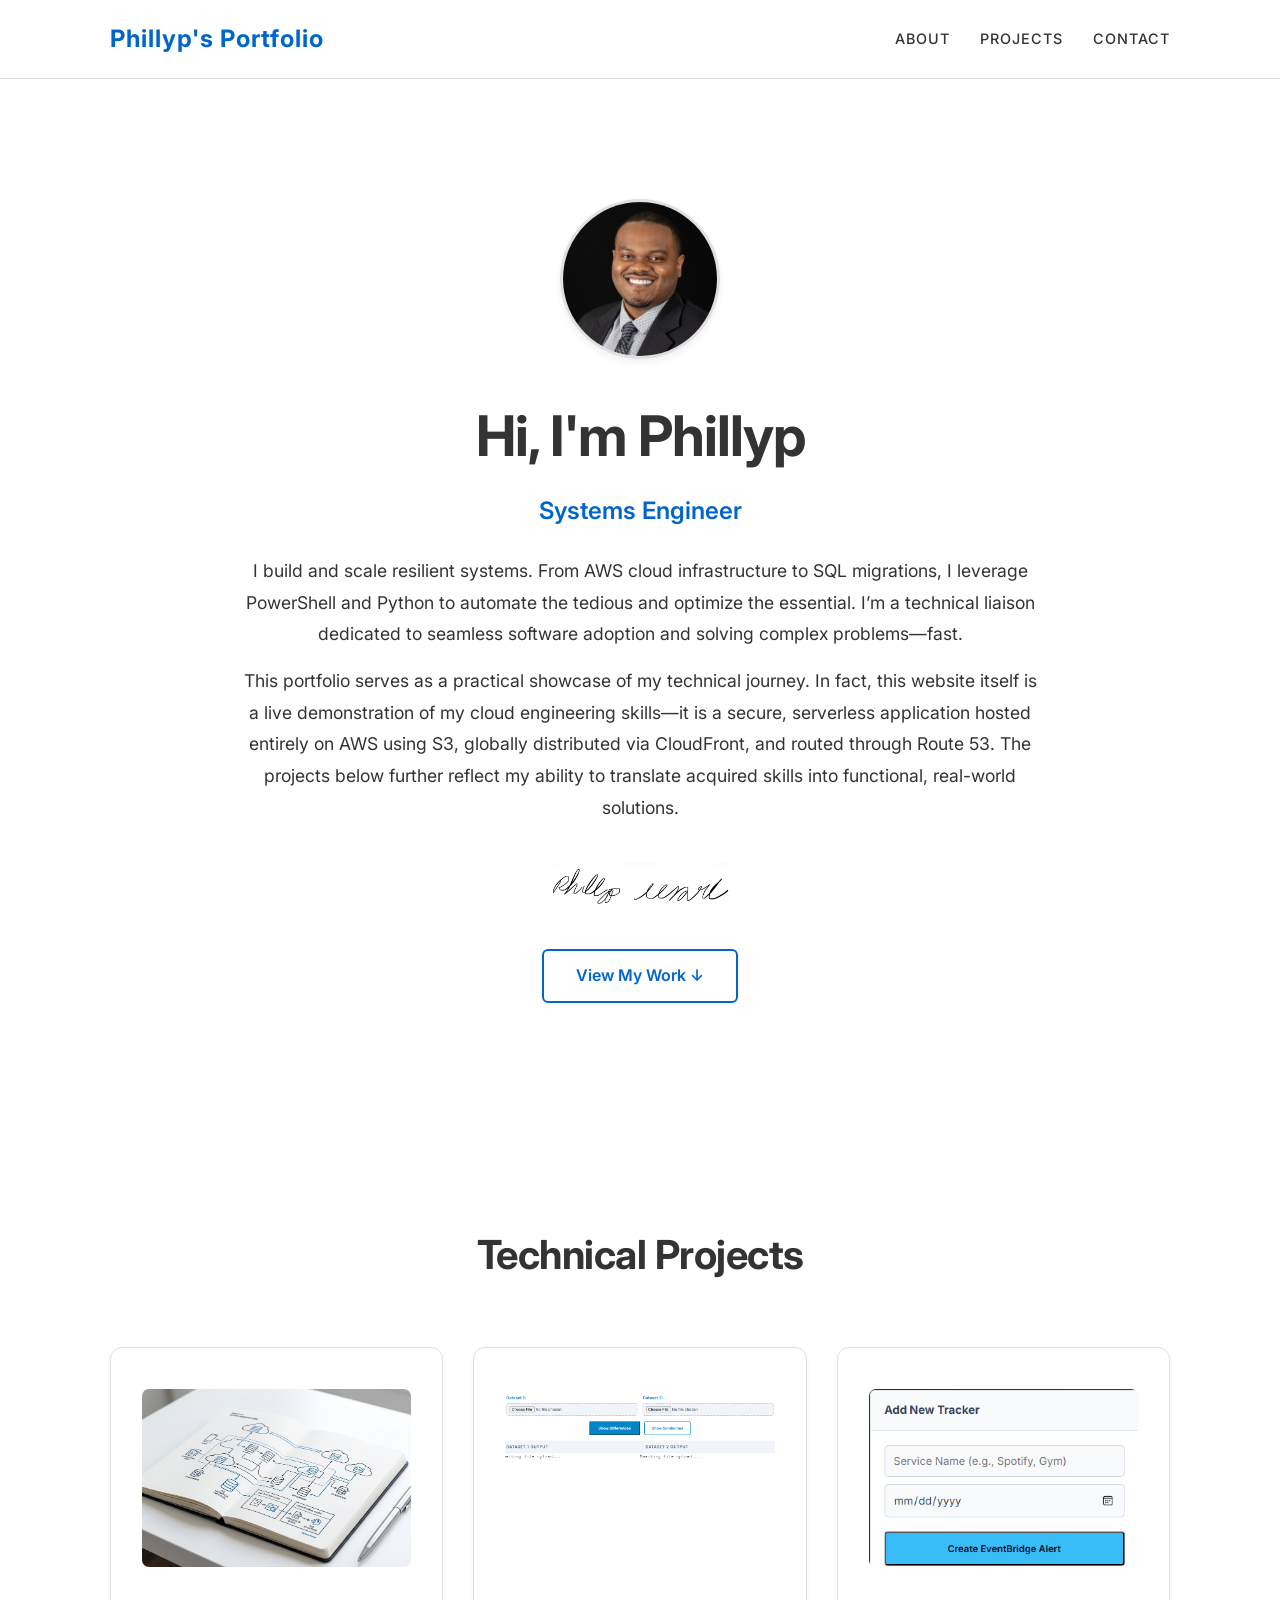
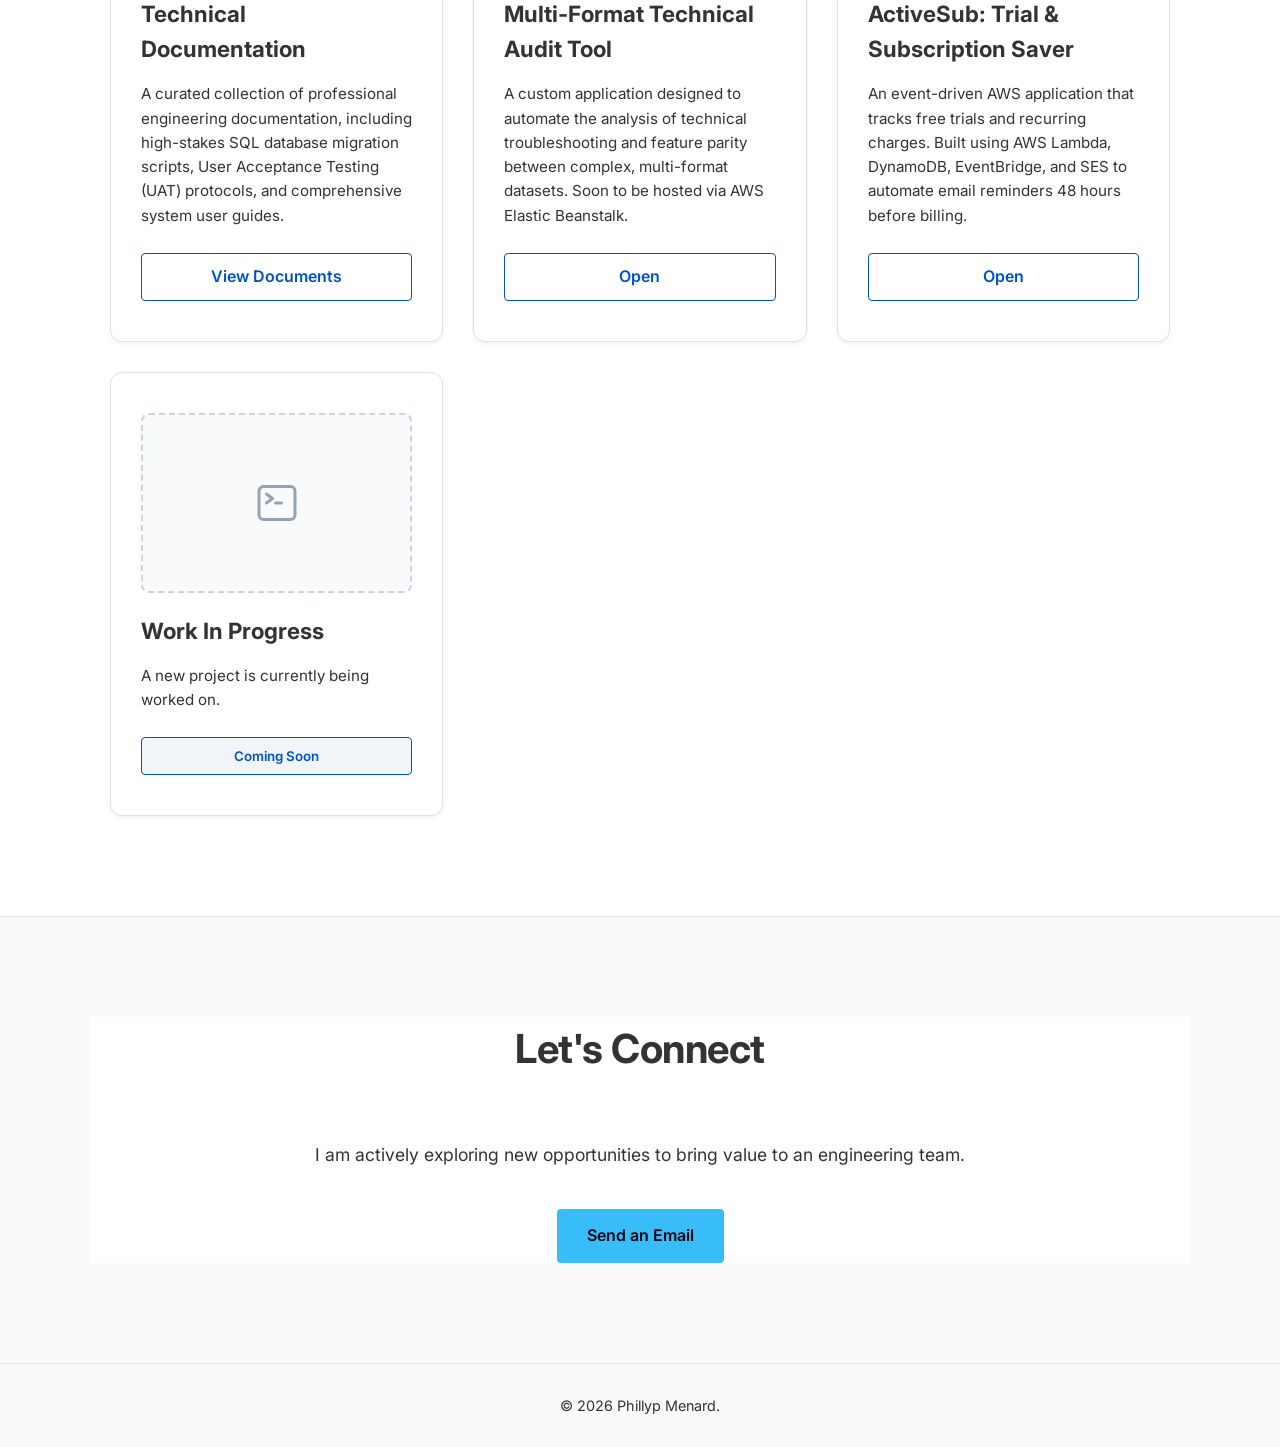
<file: index.html>
<!DOCTYPE html>
<html lang="en">
<head>
    <meta charset="UTF-8">
    <meta name="viewport" content="width=device-width, initial-scale=1.0">
    <title>Phillyp's Portfolio</title>
    <link rel="stylesheet" href="styles.css">
    <link href="https://fonts.googleapis.com/css2?family=Inter:wght@300;400;600;700&display=swap" rel="stylesheet">
</head>
<body>
    <nav>
        <div class="nav-content">
            <span class="logo">Phillyp's Portfolio</span>
            <ul class="nav-links">
                <li><a href="#about">About</a></li>
                <li><a href="#projects">Projects</a></li>
                <li><a href="#contact">Contact</a></li>
            </ul>
        </div>
    </nav>

    <header id="about">
        <div class="container">
            <img src="profile.jpg" alt="Phillyp - Systems Engineer" class="profile-img">
            <h1>Hi, I'm Phillyp</h1>
            <h2>Systems Engineer</h2>
            
            <p class="summary-text" style="margin-bottom: 15px;">
                I build and scale resilient systems. From AWS cloud infrastructure to SQL migrations, I leverage PowerShell and Python to automate the tedious and optimize the essential. I’m a technical liaison dedicated to seamless software adoption and solving complex problems—fast.
            </p>

            <p class="summary-text">
                This portfolio serves as a practical showcase of my technical journey. In fact, this website itself is a live demonstration of my cloud engineering skills—it is a secure, serverless application hosted entirely on AWS using S3, globally distributed via CloudFront, and routed through Route 53. The projects below further reflect my ability to translate acquired skills into functional, real-world solutions.
            </p>
            
            <img src="signature.jpg" alt="Phillyp Menard Signature" class="document-signature">

           <div style="margin-top: 45px; margin-bottom: 20px;">
                <a href="#projects" class="btn-outline">View My Work &darr;</a>
            </div>

        </div>
    </header>

    <section id="projects">
        <div class="container">
            <h2 class="section-title">Technical Projects</h2>
            <div class="project-grid">
                
                <div class="project-card">
                    <img src="docs-preview.jpg" alt="Technical Documentation Preview" class="project-img">
                    <h3>Technical Documentation</h3>
                    <p>A curated collection of professional engineering documentation, including high-stakes SQL database migration scripts, User Acceptance Testing (UAT) protocols, and comprehensive system user guides.</p>
                    <a href="documents.html" class="demo-btn" style="display: block; text-align: center; text-decoration: none;">View Documents</a>
                </div>
                
                <div class="project-card">
                    <img src="audit-tool-preview.png" alt="Audit Tool Preview" class="project-img">
                    <h3>Multi-Format Technical Audit Tool</h3>
                    <p>A custom application designed to automate the analysis of technical troubleshooting and feature parity between complex, multi-format datasets. Soon to be hosted via AWS Elastic Beanstalk.</p>
                    <a href="audit-tool.html" class="demo-btn" style="display: block; text-align: center; text-decoration: none;">Open</a>
                </div>

                <div class="project-card">
                    <img src="activesub-thumb.png" alt="ActiveSub Interface" class="project-img">
                    <h3>ActiveSub: Trial & Subscription Saver</h3>
                    <p>An event-driven AWS application that tracks free trials and recurring charges. Built using AWS Lambda, DynamoDB, EventBridge, and SES to automate email reminders 48 hours before billing.</p>
                    <a href="sub-saver.html" class="demo-btn" style="display: block; text-align: center; text-decoration: none;">Open</a>
                </div>

                <div class="project-card">
                    <div style="background-color: #f8fafc; border: 2px dashed #cbd5e1; height: 180px; border-radius: 8px; margin-bottom: 20px; display: flex; justify-content: center; align-items: center; color: #94a3b8;">
                        <svg width="48" height="48" fill="none" stroke="currentColor" stroke-width="1.5" viewBox="0 0 24 24" xmlns="http://www.w3.org/2000/svg">
                            <path stroke-linecap="round" stroke-linejoin="round" d="M6.75 7.5l3 2.25-3 2.25m4.5 0h3m-9 8.25h13.5A2.25 2.25 0 0021 18V6a2.25 2.25 0 00-2.25-2.25H5.25A2.25 2.25 0 003 6v12a2.25 2.25 0 002.25 2.25z"></path>
                        </svg>
                    </div>
                    
                    <h3>Work In Progress</h3>
                    <p>A new project is currently being worked on.</p>
                    
                    <button class="demo-btn" style="display: block; width: 100%; text-align: center; background-color: #f1f5f9; color: #94a3b8; border: 1px solid #e2e8f0; cursor: not-allowed; padding: 10px 0; border-radius: 4px; font-weight: 600;" disabled>Coming Soon</button>
                </div>

            </div>
        </div>
    </section>

    <section id="contact">
        <div class="container">
            <h2 class="section-title">Let's Connect</h2>
            <p>I am actively exploring new opportunities to bring value to an engineering team.</p>
            <a href="mailto:phillypm51@gmail.com" class="btn">Send an Email</a>
        </div>
    </section>

    <footer>
        <p>&copy; 2026 Phillyp Menard.</p>
    </footer>
</body>
</html>
</file>
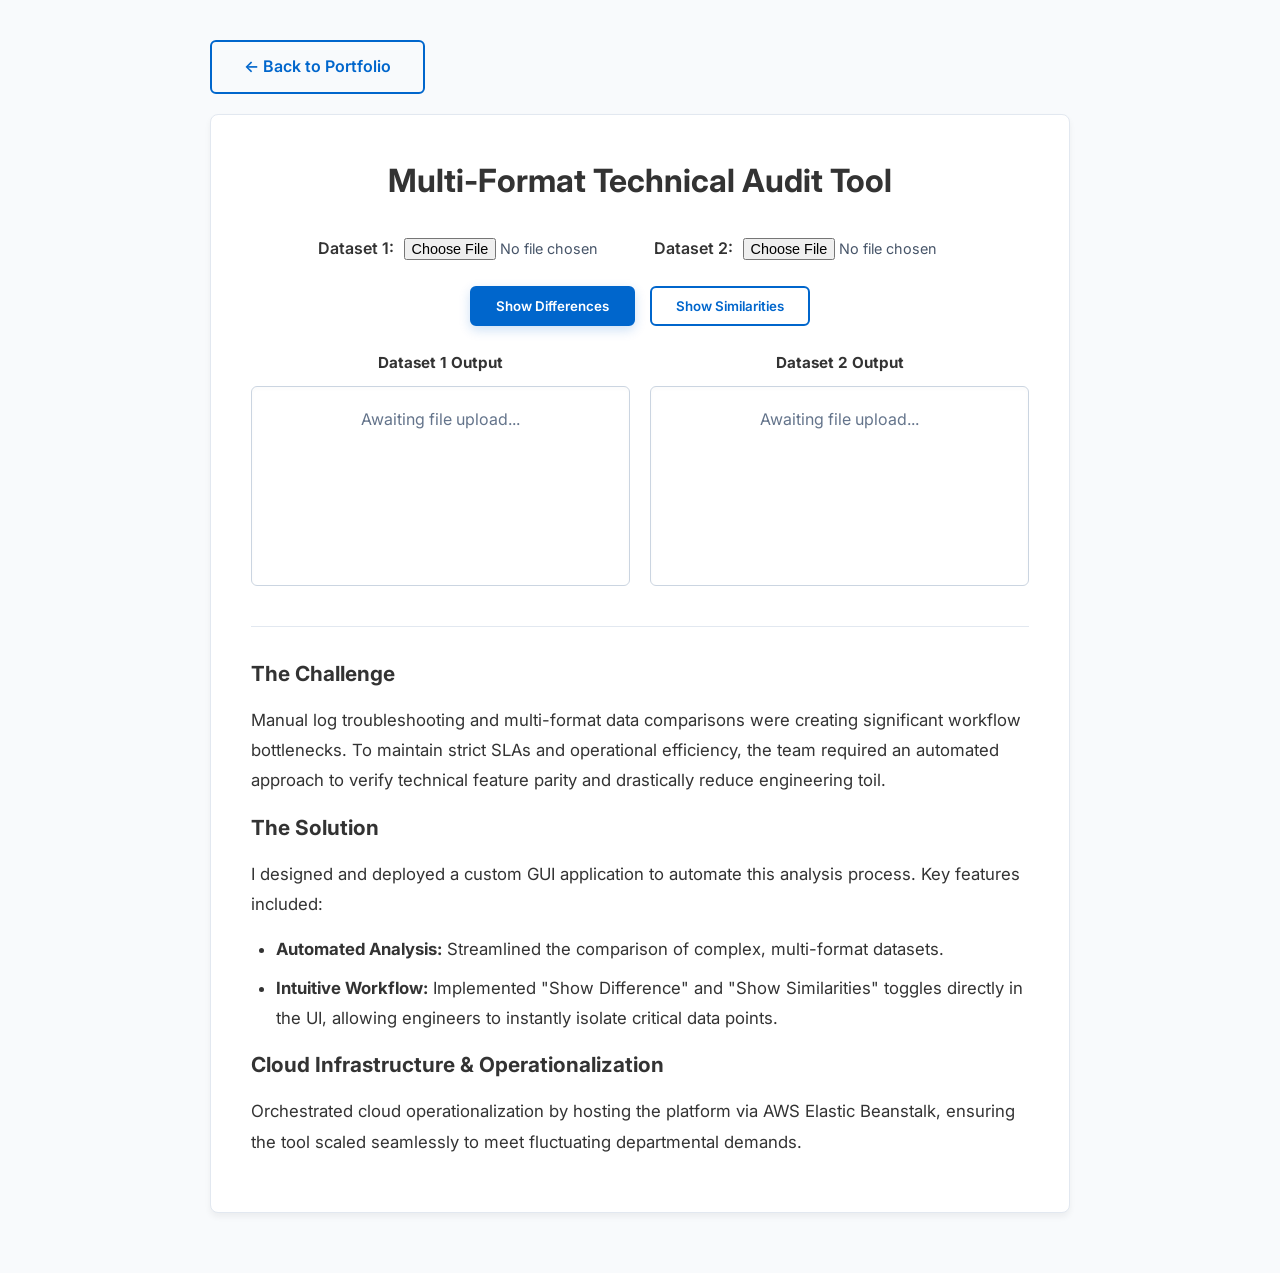
<file: audit-tool.html>
<!DOCTYPE html>
<html lang="en">
<head>
    <meta charset="UTF-8">
    <meta name="viewport" content="width=device-width, initial-scale=1.0">
    <title>Multi-Format Audit Tool | Phillyp's Portfolio</title>
    <link rel="stylesheet" href="styles.css">
    
    <style>
        /* ========================================= */
        /* ISOLATED AUDIT TOOL STYLES                */
        /* ========================================= */
        body {
            background-color: #f8fafc !important; 
        }

        .back-nav {
            max-width: 900px;
            margin: 40px auto 20px auto;
            padding: 0 20px;
        }

        .tool-wrapper {
            max-width: 900px;
            margin: 0 auto 60px auto;
            padding: 0 20px;
        }

        .tool-container {
            background: #ffffff;
            border: 1px solid #e2e8f0;
            border-radius: 8px;
            padding: 40px;
            box-shadow: 0 4px 6px rgba(0,0,0,0.05);
        }

        .tool-header {
            font-size: 2rem;
            color: #1a1a1a;
            margin-bottom: 30px;
            font-family: 'Aptos Display', 'Inter', sans-serif;
            font-weight: 700;
            text-align: center;
        }

        .datasets-wrapper {
            display: flex;
            flex-direction: row; 
            justify-content: center; 
            gap: 30px; 
            margin-bottom: 25px;
            flex-wrap: nowrap; 
        }

        .file-input-group {
            display: flex;
            align-items: center;
            gap: 10px;
            white-space: nowrap; 
        }

        .file-input-group label {
            font-weight: 600;
            color: #333333;
        }

        input[type="file"] {
            font-family: 'Inter', sans-serif;
            font-size: 0.9rem;
            color: #475569;
            cursor: pointer; 
            max-width: 220px; 
        }

        .controls {
            margin: 25px 0;
            display: flex;
            justify-content: center; 
            gap: 15px;
        }

        .toggle-btn {
            padding: 10px 24px;
            border-radius: 6px;
            font-weight: 600;
            cursor: pointer;
            border: 2px solid #0066cc;
            transition: all 0.2s ease;
            font-family: 'Inter', sans-serif;
        }

        .toggle-btn.active {
            background: #0066cc;
            color: #ffffff;
            box-shadow: 0 4px 12px rgba(0, 102, 204, 0.2);
        }

        .toggle-btn.inactive {
            background: transparent;
            color: #0066cc;
        }

        .toggle-btn.inactive:hover {
            background: #f0f7ff;
        }

        /* ========================================= */
        /* NOTEPAD++ EDITOR & HIGHLIGHT STYLES       */
        /* ========================================= */
        .output-grid {
            display: grid;
            grid-template-columns: 1fr 1fr;
            gap: 20px;
            margin-bottom: 40px;
        }

        .output-col h4 {
            color: #333333;
            margin-bottom: 10px;
            font-size: 0.95rem;
            text-align: center;
        }

        .output-box {
            display: flex;
            flex-direction: column;
            background: #ffffff;
            border: 1px solid #cbd5e1;
            border-radius: 6px;
            min-height: 200px;
            overflow: hidden; 
            box-shadow: inset 0 2px 4px rgba(0,0,0,0.02);
        }

        .file-meta {
            background: #f1f5f9;
            border-bottom: 1px solid #cbd5e1;
            padding: 8px 15px;
            font-family: 'Inter', sans-serif;
            font-size: 0.85rem;
            color: #333333;
            display: flex;
            justify-content: space-between;
        }

        .editor-window {
            flex: 1;
            overflow: auto; 
            max-height: 400px;
            background: #ffffff;
            font-family: Consolas, "Courier New", monospace;
            font-size: 0.85rem;
            color: #1a1a1a;
            counter-reset: line; 
        }

        .editor-line {
            display: flex;
            white-space: pre; 
            transition: background-color 0.2s ease;
        }

        .editor-line:hover {
            background: #e8f2fc; 
        }

        .line-num {
            counter-increment: line;
            flex-shrink: 0;
            width: 45px;
            text-align: right;
            padding-right: 10px;
            margin-right: 10px;
            color: #64748b;
            background-color: #f8fafc;
            border-right: 1px solid #cbd5e1;
            user-select: none; 
        }

        .line-num::before {
            content: counter(line);
        }

        .line-content {
            padding-right: 15px;
        }

        .placeholder-text {
            padding: 20px;
            color: #64748b;
            font-family: 'Inter', sans-serif;
            text-align: center;
        }

        .highlight-diff {
            background-color: #fef2f2; 
            color: #991b1b;
        }
        .highlight-diff .line-num {
            background-color: #fee2e2;
            color: #dc2626;
            border-color: #fca5a5;
        }

        .highlight-sim {
            background-color: #f0fdf4; 
            color: #166534;
        }
        .highlight-sim .line-num {
            background-color: #dcfce7;
            color: #16a34a;
            border-color: #86efac;
        }

        .dim-text {
            opacity: 0.35;
        }

        /* Write-up Article Section */
        .article-section {
            margin-top: 40px;
            border-top: 1px solid #e2e8f0;
            padding-top: 30px;
        }

        .article-section h3 {
            color: #0066cc;
            margin-bottom: 15px;
            font-family: 'Aptos Display', 'Inter', sans-serif;
            font-size: 1.3rem;
        }

        .article-section p, .article-section ul {
            color: #333333;
            line-height: 1.8;
            margin-bottom: 15px;
            font-size: 1.05rem;
        }

        .article-section ul { padding-left: 25px; }
        .article-section li { margin-bottom: 8px; }

        @media (max-width: 768px) {
            .output-grid { grid-template-columns: 1fr; }
            .tool-container { padding: 20px; }
            .datasets-wrapper { flex-wrap: wrap; }
        }
    </style>
</head>
<body>

    <div class="back-nav">
        <a href="index.html" class="btn-outline">&larr; Back to Portfolio</a>
    </div>

    <div class="tool-wrapper">
        <div class="tool-container">
            <h1 class="tool-header">Multi-Format Technical Audit Tool</h1>
            
            <div class="datasets-wrapper">
                <div class="file-input-group">
                    <label>Dataset 1:</label>
                    <input type="file" id="file-1" accept=".txt,.csv,.json,.log,.xml,.html">
                </div>
                <div class="file-input-group">
                    <label>Dataset 2:</label>
                    <input type="file" id="file-2" accept=".txt,.csv,.json,.log,.xml,.html">
                </div>
            </div>

            <div class="controls">
                <button id="btn-diff" class="toggle-btn active" onclick="toggleView('diff')">Show Differences</button>
                <button id="btn-sim" class="toggle-btn inactive" onclick="toggleView('sim')">Show Similarities</button>
            </div>

            <div class="output-grid">
                <div class="output-col">
                    <h4>Dataset 1 Output</h4>
                    <div class="output-box" id="out-1">
                        <div class="placeholder-text">Awaiting file upload...</div>
                    </div>
                </div>
                <div class="output-col">
                    <h4>Dataset 2 Output</h4>
                    <div class="output-box" id="out-2">
                        <div class="placeholder-text">Awaiting file upload...</div>
                    </div>
                </div>
            </div>

            <div class="article-section">
                <h3>The Challenge</h3>
                <p>Manual log troubleshooting and multi-format data comparisons were creating significant workflow bottlenecks. To maintain strict SLAs and operational efficiency, the team required an automated approach to verify technical feature parity and drastically reduce engineering toil.</p>
                
                <h3>The Solution</h3>
                <p>I designed and deployed a custom GUI application to automate this analysis process. Key features included:</p>
                <ul>
                    <li><strong>Automated Analysis:</strong> Streamlined the comparison of complex, multi-format datasets.</li>
                    <li><strong>Intuitive Workflow:</strong> Implemented "Show Difference" and "Show Similarities" toggles directly in the UI, allowing engineers to instantly isolate critical data points.</li>
                </ul>

                <h3>Cloud Infrastructure & Operationalization</h3>
                <p>Orchestrated cloud operationalization by hosting the platform via AWS Elastic Beanstalk, ensuring the tool scaled seamlessly to meet fluctuating departmental demands.</p>
            </div>
        </div>
    </div>

    <script>
        /* ========================================= */
        /* UPGRADED CROSS-REFERENCE ENGINE           */
        /* ========================================= */
        
        let file1Data = { name: "", lines: [] };
        let file2Data = { name: "", lines: [] };
        let currentMode = 'diff'; 

        function handleFileUpload(event, fileNum) {
            const file = event.target.files[0];
            if (!file) return;

            const reader = new FileReader();
            reader.onload = function(e) {
                const text = e.target.result;
                const lines = text.split(/\r\n|\r|\n/);
                
                if (fileNum === 1) {
                    file1Data.name = file.name;
                    file1Data.lines = lines;
                } else {
                    file2Data.name = file.name;
                    file2Data.lines = lines;
                }
                
                renderEditors();
            };
            reader.readAsText(file);
        }

        function toggleView(view) {
            currentMode = view;
            document.getElementById('btn-diff').className = (view === 'diff') ? 'toggle-btn active' : 'toggle-btn inactive';
            document.getElementById('btn-sim').className = (view === 'sim') ? 'toggle-btn active' : 'toggle-btn inactive';
            renderEditors();
        }

        function renderEditors() {
            renderPane(1, file1Data, file2Data);
            renderPane(2, file2Data, file1Data);
        }

        function escapeHtml(unsafe) {
            if (unsafe === undefined || unsafe === null) return "";
            return unsafe.toString()
                .replace(/&/g, "&amp;")
                .replace(/</g, "&lt;")
                .replace(/>/g, "&gt;")
                .replace(/"/g, "&quot;")
                .replace(/'/g, "&#039;");
        }

        function renderPane(paneNum, primaryData, secondaryData) {
            const outputBox = document.getElementById('out-' + paneNum);
            
            if (primaryData.lines.length === 0) {
                outputBox.innerHTML = '<div class="placeholder-text">Awaiting file upload...</div>';
                return;
            }

            const MAX_LINES = 3000;
            const displayCount = Math.min(primaryData.lines.length, MAX_LINES);

            let htmlContent = `
                <div class="file-meta">
                    <span><strong>File:</strong> ${primaryData.name}</span>
                    <span><strong>Lines:</strong> ${primaryData.lines.length}</span>
                </div>
                <div class="editor-window">
            `;

            // OPTIMIZATION: Build a high-speed dictionary of all lines in the OTHER file.
            // We trim spaces and remove completely blank lines so they don't cause false positives.
            const secondaryLinesSet = new Set(
                secondaryData.lines.map(line => line.trim()).filter(line => line !== "")
            );

            for (let i = 0; i < displayCount; i++) {
                const rawLine = primaryData.lines[i];
                let safeText = escapeHtml(rawLine);
                if (safeText === "") safeText = " "; 

                let isMatch = false;
                let lineClass = "editor-line";

                if (primaryData.lines.length > 0 && secondaryData.lines.length > 0) {
                    const trimmedLine = rawLine.trim();
                    
                    // Cross-Reference Check: Does this line exist ANYWHERE in the other file?
                    if (trimmedLine !== "") {
                        isMatch = secondaryLinesSet.has(trimmedLine);
                    }

                    if (currentMode === 'diff') {
                        // Highlight lines that DO NOT exist in the other file
                        if (!isMatch && trimmedLine !== "") lineClass += " highlight-diff";
                        else lineClass += " dim-text";
                    } else if (currentMode === 'sim') {
                        // Highlight lines that DO exist in the other file
                        if (isMatch && trimmedLine !== "") lineClass += " highlight-sim";
                        else lineClass += " dim-text";
                    }
                }

                htmlContent += `
                    <div class="${lineClass}">
                        <span class="line-num"></span>
                        <span class="line-content">${safeText}</span>
                    </div>
                `;
            }

            if (primaryData.lines.length > MAX_LINES) {
                htmlContent += `
                    <div class="editor-line">
                        <span class="line-num"></span>
                        <span class="line-content" style="color: #dc2626; font-style: italic;">... [Truncated for browser performance] ...</span>
                    </div>
                `;
            }

            htmlContent += `</div>`;
            outputBox.innerHTML = htmlContent;
        }

        document.addEventListener("DOMContentLoaded", () => {
            document.getElementById('file-1').addEventListener('change', (e) => handleFileUpload(e, 1));
            document.getElementById('file-2').addEventListener('change', (e) => handleFileUpload(e, 2));
        });
    </script>
</body>
</html>
</file>
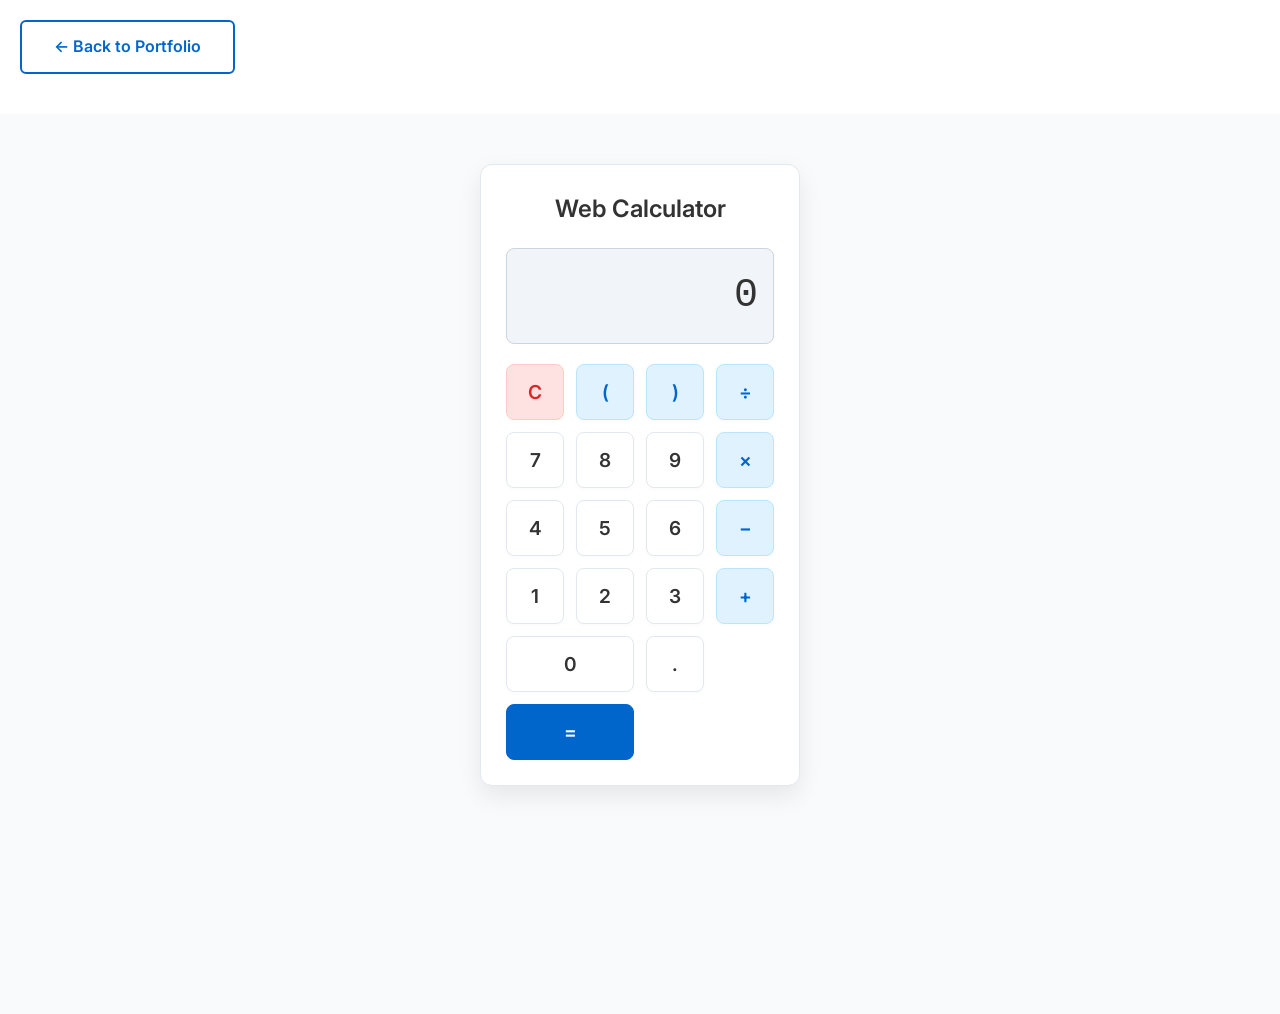
<file: calculator.html>
<!DOCTYPE html>
<html lang="en">
<head>
    <meta charset="UTF-8">
    <meta name="viewport" content="width=device-width, initial-scale=1.0">
    <title>Web Calculator | Phillyp's Portfolio</title>
    <link rel="stylesheet" href="styles.css">
    
    <style>
        /* ========================================= */
        /* ISOLATED CALCULATOR STYLES                */
        /* ========================================= */
        .page-wrapper {
            display: flex;
            flex-direction: column;
            align-items: center;
            padding-top: 50px;
            min-height: 100vh;
            background-color: #f8fafc; /* Very light gray background */
        }

        .back-nav {
            width: 100%;
            max-width: 800px;
            padding: 20px;
            margin-bottom: 20px;
        }

        .calculator-container {
            background-color: #ffffff;
            width: 320px;
            border-radius: 12px;
            box-shadow: 0 10px 25px rgba(0,0,0,0.08);
            border: 1px solid #e2e8f0;
            padding: 25px;
        }

        .calc-header {
            text-align: center;
            color: #333333;
            margin-bottom: 20px;
            font-size: 1.5rem;
            font-weight: 600;
        }

        #display {
            background-color: #f1f5f9;
            color: #333333;
            font-size: 2.5rem;
            text-align: right;
            padding: 15px;
            border-radius: 8px;
            margin-bottom: 20px;
            overflow: hidden;
            border: 1px solid #cbd5e1;
            font-family: monospace;
        }

        .keys {
            display: grid;
            grid-template-columns: repeat(4, 1fr);
            gap: 12px;
        }

        .keys button {
            background-color: #ffffff;
            border: 1px solid #e2e8f0;
            color: #333333;
            font-size: 1.2rem;
            font-weight: 600;
            padding: 15px 0;
            border-radius: 8px;
            cursor: pointer;
            transition: all 0.2s ease;
            box-shadow: 0 2px 4px rgba(0,0,0,0.02);
        }

        .keys button:hover {
            background-color: #f8fafc;
            border-color: #0066cc;
            transform: translateY(-1px);
        }

        .keys button:active {
            transform: translateY(1px);
        }

        .keys .operator {
            background-color: #e0f2fe;
            color: #0066cc;
            border-color: #bae6fd;
        }

        .keys .operator:hover {
            background-color: #bae6fd;
        }

        .keys .clear {
            background-color: #fee2e2;
            color: #dc2626;
            border-color: #fecaca;
        }

        .keys .equals {
            background-color: #0066cc;
            color: #ffffff;
            border-color: #0066cc;
            grid-column: span 2;
        }

        .keys .equals:hover {
            background-color: #0052a3;
        }

        .keys .zero {
            grid-column: span 2;
        }
    </style>
</head>
<body>

    <div class="back-nav">
        <a href="index.html" class="btn-outline">&larr; Back to Portfolio</a>
    </div>

    <div class="page-wrapper">
        <div class="calculator-container">
            <div class="calc-header">Web Calculator</div>
            
            <div id="display">0</div>
            
            <div class="keys">
                <button class="clear" onclick="clearDisplay()">C</button>
                <button class="operator" onclick="appendValue('(')">(</button>
                <button class="operator" onclick="appendValue(')')">)</button>
                <button class="operator" onclick="appendValue('/')">&divide;</button>
                
                <button onclick="appendValue('7')">7</button>
                <button onclick="appendValue('8')">8</button>
                <button onclick="appendValue('9')">9</button>
                <button class="operator" onclick="appendValue('*')">&times;</button>
                
                <button onclick="appendValue('4')">4</button>
                <button onclick="appendValue('5')">5</button>
                <button onclick="appendValue('6')">6</button>
                <button class="operator" onclick="appendValue('-')">&minus;</button>
                
                <button onclick="appendValue('1')">1</button>
                <button onclick="appendValue('2')">2</button>
                <button onclick="appendValue('3')">3</button>
                <button class="operator" onclick="appendValue('+')">+</button>
                
                <button class="zero" onclick="appendValue('0')">0</button>
                <button onclick="appendValue('.')">.</button>
                <button class="equals" onclick="calculate()">=</button>
            </div>
        </div>
    </div>

    <script>
        /* ========================================= */
        /* CALCULATOR LOGIC                          */
        /* ========================================= */
        const display = document.getElementById('display');
        let currentInput = '0';

        function updateDisplay() {
            // Replace operators with prettier symbols for the display only
            let prettyInput = currentInput.replace(/\*/g, '×').replace(/\//g, '÷');
            display.innerText = prettyInput;
        }

        function appendValue(value) {
            if (currentInput === '0' && value !== '.') {
                currentInput = value;
            } else {
                currentInput += value;
            }
            updateDisplay();
        }

        function clearDisplay() {
            currentInput = '0';
            updateDisplay();
        }

        function calculate() {
            try {
                // Safely evaluate the mathematical string
                // Note: Using Function constructor is slightly safer than raw eval() here
                let result = new Function('return ' + currentInput)();
                
                // Handle decimals getting too long
                if (!Number.isInteger(result)) {
                    result = parseFloat(result.toFixed(6)); 
                }
                
                currentInput = String(result);
                updateDisplay();
            } catch (error) {
                display.innerText = "Error";
                currentInput = '0';
            }
        }
    </script>
</body>
</html>
</file>
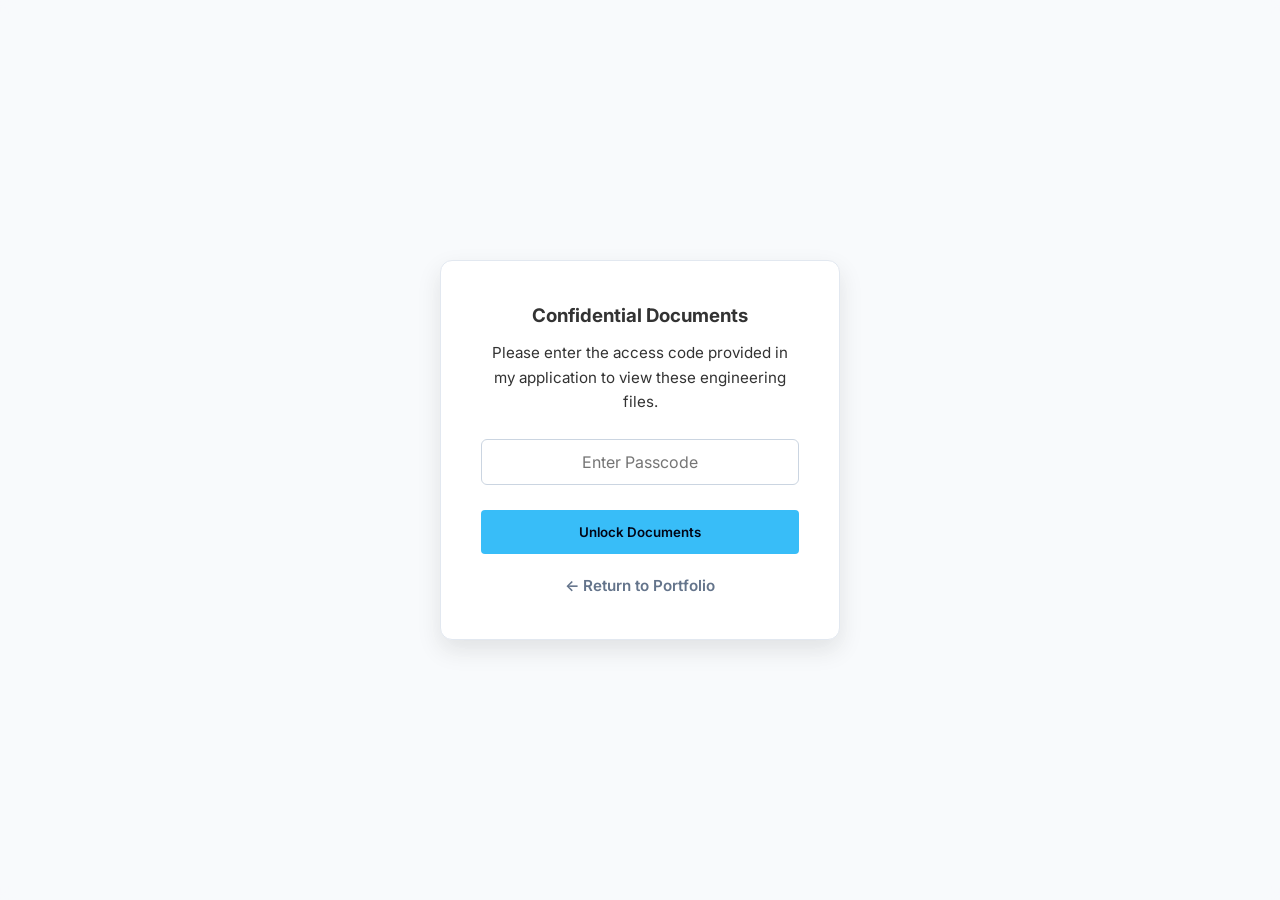
<file: documents.html>
<!DOCTYPE html>
<html lang="en">
<head>
    <meta charset="UTF-8">
    <meta name="viewport" content="width=device-width, initial-scale=1.0">
    <title>Technical Documents | Phillyp's Portfolio</title>
    <link rel="stylesheet" href="styles.css">
    
    <style>
        /* ========================================= */
        /* ISOLATED DOCUMENT VIEWER STYLES           */
        /* ========================================= */
        body {
            background-color: #f8fafc !important; 
        }

        /* 1. PASSCODE OVERLAY STYLES */
        .overlay {
            position: fixed;
            top: 0;
            left: 0;
            width: 100%;
            height: 100%;
            background: rgba(248, 250, 252, 0.85); /* Frosted glass effect */
            backdrop-filter: blur(8px);
            display: flex;
            justify-content: center;
            align-items: center;
            z-index: 1000;
            transition: opacity 0.4s ease;
        }

        .passcode-box {
            background: #ffffff;
            padding: 40px;
            border-radius: 12px;
            box-shadow: 0 10px 25px rgba(0,0,0,0.1);
            border: 1px solid #e2e8f0;
            text-align: center;
            max-width: 400px;
            width: 90%;
        }

        .passcode-box h3 {
            color: #333333;
            margin-bottom: 10px;
            font-family: 'Aptos Display', 'Inter', sans-serif;
        }

        .passcode-box p {
            color: #475569;
            margin-bottom: 25px;
            font-size: 0.95rem;
        }

        .passcode-box input {
            width: 100%;
            padding: 12px;
            border: 1px solid #cbd5e1;
            border-radius: 6px;
            font-size: 1rem;
            font-family: 'Inter', sans-serif;
            text-align: center;
            margin-bottom: 5px;
        }

        .passcode-box input:focus {
            outline: none;
            border-color: #0066cc;
            box-shadow: 0 0 0 3px rgba(0, 102, 204, 0.1);
        }

        /* 2. HIDE MAIN CONTENT INITIALLY */
        .doc-wrapper, .back-nav {
            display: none; 
        }

        /* 3. STANDARD DOC STYLES */
        .back-nav {
            max-width: 1200px;
            margin: 40px auto 20px auto;
            padding: 0 20px;
        }

        .doc-wrapper {
            flex-wrap: wrap;
            max-width: 1200px;
            margin: 0 auto 60px auto;
            padding: 0 20px;
            gap: 20px;
            min-height: 75vh;
        }

        .doc-sidebar {
            flex: 1;
            min-width: 250px;
            max-width: 300px;
            background: #ffffff;
            border: 1px solid #e0e0e0;
            border-radius: 8px;
            padding: 20px;
            box-shadow: 0 4px 6px rgba(0,0,0,0.05);
            align-self: flex-start;
        }

        .doc-sidebar h3 {
            margin-bottom: 20px;
            color: #333333;
            font-size: 1.2rem;
            border-bottom: 2px solid #f1f5f9;
            padding-bottom: 10px;
        }

        .doc-btn {
            display: block;
            width: 100%;
            text-align: left;
            padding: 14px;
            margin-bottom: 12px;
            background: #ffffff;
            border: 1px solid #e2e8f0;
            border-radius: 6px;
            color: #475569;
            font-family: 'Aptos', 'Inter', sans-serif;
            font-size: 0.95rem;
            font-weight: 600;
            cursor: pointer;
            transition: all 0.2s ease;
        }

        .doc-btn:hover {
            border-color: #0066cc;
            color: #0066cc;
            background: #f8fafc;
            transform: translateX(3px);
        }

        .doc-btn.active {
            background: #e0f2fe;
            border-color: #0066cc;
            color: #0066cc;
            border-left: 4px solid #0066cc;
        }

        .doc-viewer {
            flex: 3;
            min-width: 300px;
            background: #ffffff;
            border: 1px solid #e0e0e0;
            border-radius: 8px;
            box-shadow: 0 4px 6px rgba(0,0,0,0.05);
            overflow: hidden;
        }

        .doc-viewer iframe {
            width: 100%;
            height: 100%;
            min-height: 800px;
            border: none;
            display: block;
        }

        @media (max-width: 768px) {
            .doc-sidebar {
                max-width: 100%;
            }
        }
    </style>
</head>
<body>

    <div id="passcode-overlay" class="overlay">
        <div class="passcode-box">
            <h3>Confidential Documents</h3>
            <p>Please enter the access code provided in my application to view these engineering files.</p>
            
            <input type="password" id="passcodeInput" placeholder="Enter Passcode" onkeypress="handleKeyPress(event)">
            <p id="errorMessage" style="color: #dc2626; font-size: 0.85rem; display: none; margin-top: 10px; font-weight: 600;">Incorrect passcode. Please try again.</p>
            
            <button onclick="checkPasscode()" class="btn" style="margin-top: 20px; width: 100%; border: none; cursor: pointer;">Unlock Documents</button>
            
            <a href="index.html" style="display: block; margin-top: 20px; color: #64748b; text-decoration: none; font-size: 0.95rem; font-weight: 600; transition: color 0.2s ease;" onmouseover="this.style.color='#0066cc'" onmouseout="this.style.color='#64748b'">&larr; Return to Portfolio</a>
        </div>
    </div>



    <div class="back-nav">
        <a href="index.html" class="btn-outline">&larr; Back to Portfolio</a>
    </div>

    <div class="doc-wrapper">
        <div class="doc-sidebar">
            <h3>Technical Portfolio</h3>
            <button class="doc-btn active" onclick="loadDoc('Database Migration - DSHOP.pdf', this)">SQL Database Migration</button>
            <button class="doc-btn" onclick="loadDoc('UAT- Item Maintenance.pdf', this)">UAT: Item Maintenance</button>
            <button class="doc-btn" onclick="loadDoc('EFT UAT -FCB VX820.pdf', this)">UAT: EFT Payment Terminal</button>
            <button class="doc-btn" onclick="loadDoc('Recipe Manual.pdf', this)">User Guide: Recipe Costing</button>
        </div>
        
        <div class="doc-viewer">
            <iframe id="pdf-frame" src="Database Migration - DSHOP.pdf" title="Document Viewer"></iframe>
        </div>
    </div>

    <script>
        /* ========================================= */
        /* 1. PASSCODE LOGIC                         */
        /* ========================================= */
        
        // PASSCODE
        const secretCode = "HireMe2026"; 

        function checkPasscode() {
            const input = document.getElementById('passcodeInput').value;
            const errorMsg = document.getElementById('errorMessage');

            if (input === secretCode) {
                // Fade out the overlay
                const overlay = document.getElementById('passcode-overlay');
                overlay.style.opacity = '0';
                
                // Show the documents after fade out finishes
                setTimeout(() => {
                    overlay.style.display = 'none';
                    document.querySelector('.doc-wrapper').style.display = 'flex';
                    document.querySelector('.back-nav').style.display = 'block';
                }, 400); 

            } else {
                // Show error and clear input
                errorMsg.style.display = 'block';
                document.getElementById('passcodeInput').value = ''; 
            }
        }

        // Allows hitting 'Enter' on the keyboard to submit
        function handleKeyPress(e) {
            if (e.key === 'Enter') {
                checkPasscode();
            }
        }

        /* ========================================= */
        /* 2. PDF SWITCHING LOGIC                    */
        /* ========================================= */
        function loadDoc(filename, btnElement) {
            document.getElementById('pdf-frame').src = filename;
            
            let buttons = document.getElementsByClassName('doc-btn');
            for(let i = 0; i < buttons.length; i++) {
                buttons[i].classList.remove('active');
            }
            btnElement.classList.add('active');
        }
    </script>
</body>
</html>
</file>
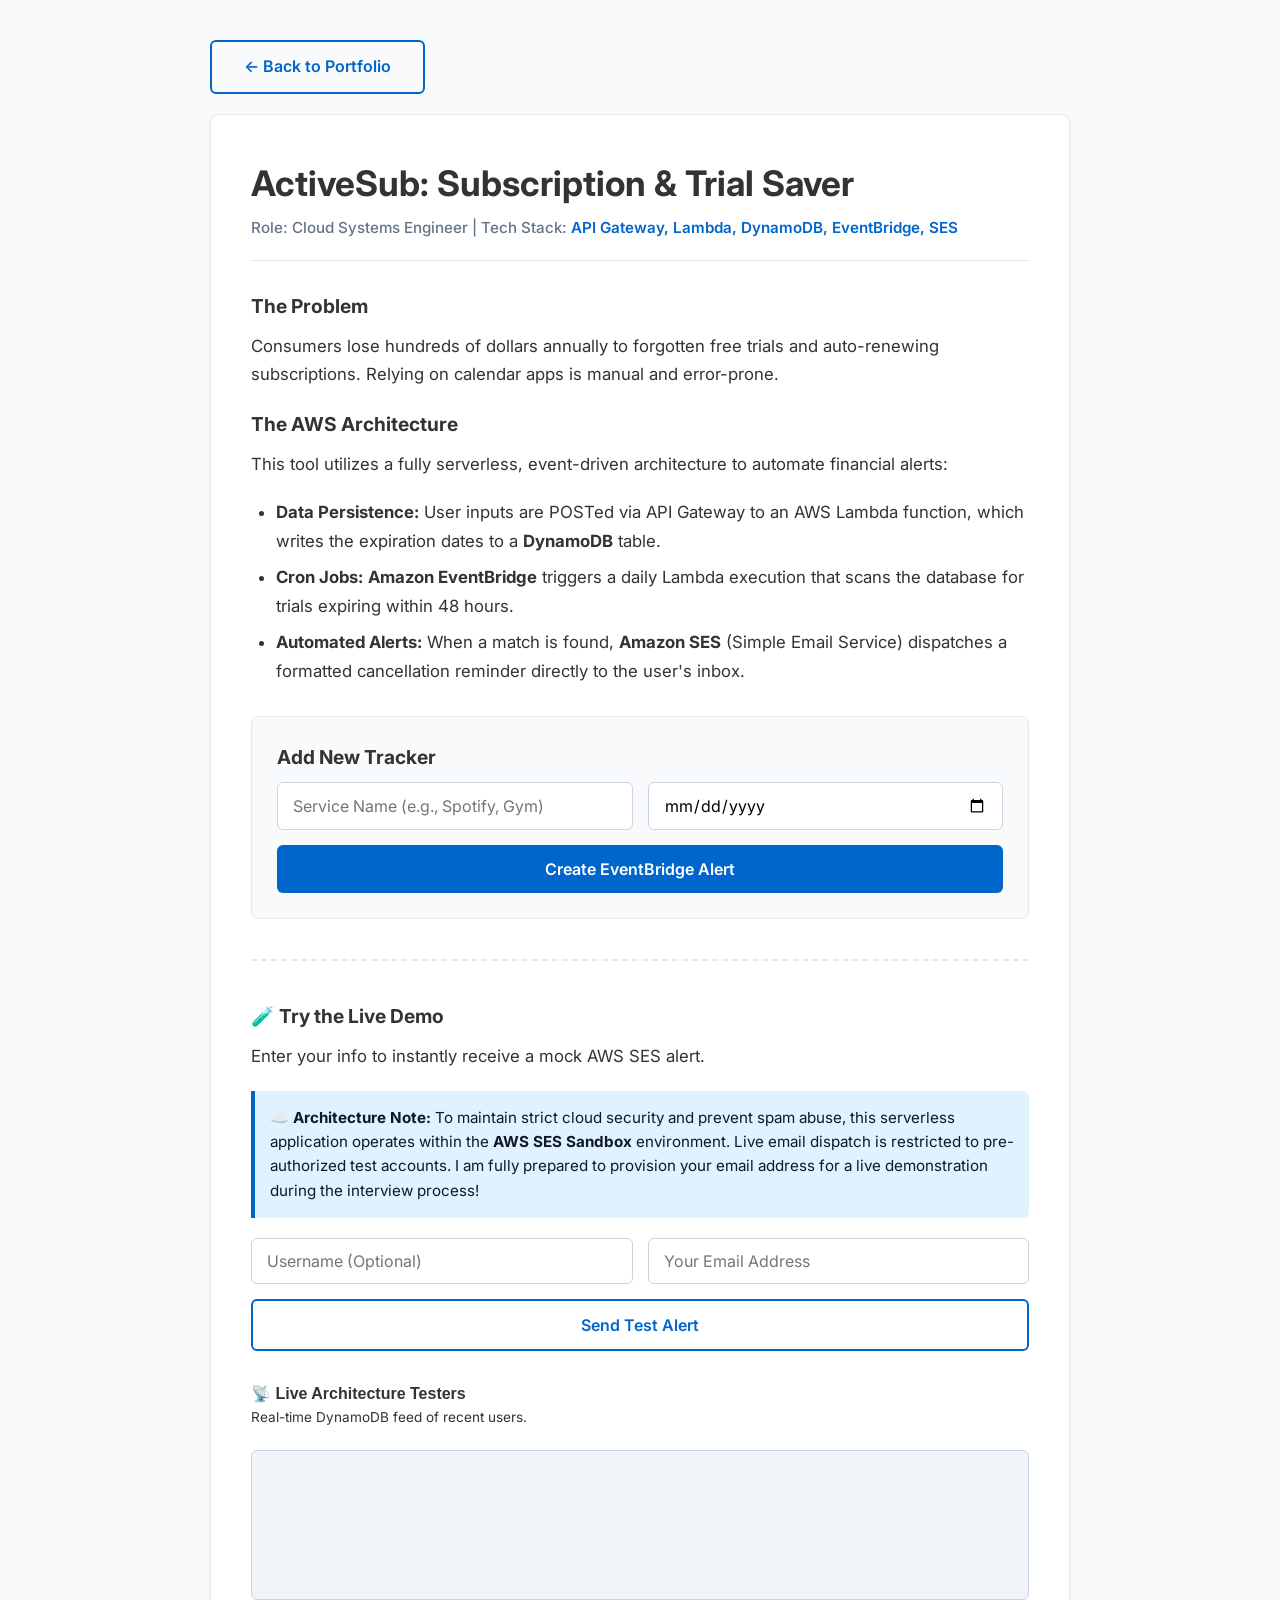
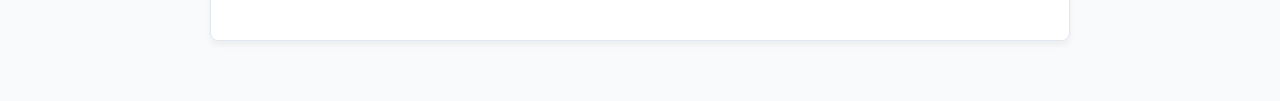
<file: sub-saver.html>
<!DOCTYPE html>
<html lang="en">
<head>
    <meta charset="UTF-8">
    <meta name="viewport" content="width=device-width, initial-scale=1.0">
    <title>ActiveSub Tool | Phillyp's Portfolio</title>
    <link rel="stylesheet" href="styles.css">
    
    <style>
        /* ========================================= */
        /* ISOLATED ACTIVESUB STYLES                 */
        /* ========================================= */
        body { background-color: #f8fafc !important; }

        .back-nav {
            max-width: 900px;
            margin: 40px auto 20px auto;
            padding: 0 20px;
        }

        .tool-wrapper {
            max-width: 900px;
            margin: 0 auto 60px auto;
            padding: 0 20px;
        }

        .tool-container {
            background: #ffffff;
            border: 1px solid #e2e8f0;
            border-radius: 8px;
            padding: 40px;
            box-shadow: 0 4px 6px rgba(0,0,0,0.05);
        }

        .tool-header {
            font-size: 2.2rem;
            color: #1a1a1a;
            margin-bottom: 5px;
            font-family: 'Aptos Display', 'Inter', sans-serif;
            font-weight: 700;
        }

        .tech-stack {
            color: #64748b;
            font-size: 0.95rem;
            margin-bottom: 30px;
            font-weight: 500;
            padding-bottom: 20px;
            border-bottom: 1px solid #e2e8f0;
        }

        .tech-stack span { color: #0066cc; font-weight: 600; }

        h3 {
            color: #1a1a1a;
            margin-bottom: 10px;
            font-family: 'Aptos Display', 'Inter', sans-serif;
            font-size: 1.2rem;
        }

        p, ul {
            color: #333333;
            line-height: 1.7;
            margin-bottom: 20px;
            font-size: 1.05rem;
        }

        ul { padding-left: 25px; }
        li { margin-bottom: 8px; }

        /* Form Layouts */
        .interactive-section {
            background: #f8fafc;
            border: 1px solid #e2e8f0;
            border-radius: 8px;
            padding: 25px;
            margin-top: 30px;
        }

        .form-group {
            display: flex;
            gap: 15px;
            margin-bottom: 15px;
            flex-wrap: wrap;
        }

        input[type="text"], input[type="date"], input[type="email"] {
            flex: 1;
            min-width: 200px;
            padding: 12px 15px;
            border: 1px solid #cbd5e1;
            border-radius: 6px;
            font-family: 'Inter', sans-serif;
            font-size: 1rem;
            transition: border-color 0.2s ease;
        }

        input:focus {
            outline: none;
            border-color: #0066cc;
            box-shadow: 0 0 0 3px rgba(0, 102, 204, 0.1);
        }

        .action-btn {
            background: #0066cc;
            color: #ffffff;
            border: none;
            padding: 14px 24px;
            border-radius: 6px;
            font-weight: 600;
            font-size: 1rem;
            cursor: pointer;
            width: 100%;
            transition: all 0.2s ease;
            font-family: 'Inter', sans-serif;
        }

        .action-btn:hover { background: #0052a3; transform: translateY(-1px); }

        .action-btn.outline {
            background: transparent;
            color: #0066cc;
            border: 2px solid #0066cc;
        }

        .action-btn.outline:hover { background: #0066cc; color: #ffffff; }

        .disclaimer {
            background: #e0f2fe;
            border-left: 4px solid #0066cc;
            padding: 15px;
            border-radius: 0 6px 6px 0;
            margin: 20px 0;
            font-size: 0.95rem;
            color: #0f172a;
        }

        hr.dashed {
            border: 0;
            border-top: 2px dashed #e2e8f0;
            margin: 40px 0;
        }

        /* Classes needed by your Javascript */
        .hidden { display: none !important; }
        
        #api-status, #demo-status {
            padding: 12px;
            border-radius: 6px;
            margin-top: 15px;
            font-weight: 600;
            font-size: 0.95rem;
            text-align: center;
        }

        .sub-item {
            background: #ffffff;
            border: 1px solid #e2e8f0;
            padding: 15px;
            border-radius: 6px;
            margin-top: 10px;
            display: flex;
            justify-content: space-between;
            align-items: center;
        }

        .sub-info strong { display: block; color: #1a1a1a; }
        .sub-info small { color: #64748b; }
        
        .status-badge.new {
            background: #dcfce7;
            color: #166534;
            padding: 4px 10px;
            border-radius: 12px;
            font-size: 0.75rem;
            font-weight: 600;
        }

        /* Live Feed Box */
        .feed-container {
            background: #f1f5f9;
            border: 1px solid #cbd5e1;
            border-radius: 6px;
            height: 150px;
            overflow: hidden; 
            padding: 10px;
            margin-top: 15px;
        }

        #feed-scroll-box {
            display: flex;
            flex-direction: column;
            gap: 10px;
        }

        @media (max-width: 768px) {
            .tool-container { padding: 20px; }
            .form-group { flex-direction: column; }
        }
    </style>
</head>
<body>

    <div class="back-nav">
        <a href="index.html" class="btn-outline">&larr; Back to Portfolio</a>
    </div>

    <div class="tool-wrapper">
        <div class="tool-container">
            <h1 class="tool-header">ActiveSub: Subscription & Trial Saver</h1>
            <div class="tech-stack">Role: Cloud Systems Engineer | Tech Stack: <span>API Gateway, Lambda, DynamoDB, EventBridge, SES</span></div>
            
            <h3>The Problem</h3>
            <p>Consumers lose hundreds of dollars annually to forgotten free trials and auto-renewing subscriptions. Relying on calendar apps is manual and error-prone.</p>
            
            <h3>The AWS Architecture</h3>
            <p>This tool utilizes a fully serverless, event-driven architecture to automate financial alerts:</p>
            <ul>
                <li><strong>Data Persistence:</strong> User inputs are POSTed via API Gateway to an AWS Lambda function, which writes the expiration dates to a <strong>DynamoDB</strong> table.</li>
                <li><strong>Cron Jobs:</strong> <strong>Amazon EventBridge</strong> triggers a daily Lambda execution that scans the database for trials expiring within 48 hours.</li>
                <li><strong>Automated Alerts:</strong> When a match is found, <strong>Amazon SES</strong> (Simple Email Service) dispatches a formatted cancellation reminder directly to the user's inbox.</li>
            </ul>

            <div class="interactive-section">
                <h3>Add New Tracker</h3>
                <div class="form-group">
                    <input type="text" id="sub-name" placeholder="Service Name (e.g., Spotify, Gym)">
                    <input type="date" id="sub-date">
                </div>
                <button class="action-btn" onclick="addSubscription()">Create EventBridge Alert</button>
                
                <div id="api-status" class="hidden"></div>
                <div id="sub-list"></div>
            </div>

            <hr class="dashed">

            <div class="interactive-section" style="background: #ffffff; border: none; padding: 0; margin-top: 0;">
                <h3>🧪 Try the Live Demo</h3>
                <p style="margin-bottom: 5px;">Enter your info to instantly receive a mock AWS SES alert.</p>
                
                <div class="disclaimer">
                    <strong>☁️ Architecture Note:</strong> To maintain strict cloud security and prevent spam abuse, this serverless application operates within the <strong>AWS SES Sandbox</strong> environment. Live email dispatch is restricted to pre-authorized test accounts. I am fully prepared to provision your email address for a live demonstration during the interview process!
                </div>

                <div class="form-group">
                    <input type="text" id="demo-username" placeholder="Username (Optional)">
                    <input type="email" id="demo-email" placeholder="Your Email Address">
                </div>
                <button class="action-btn outline" onclick="sendDemoEmail()">Send Test Alert</button>
                <div id="demo-status" class="hidden"></div>
                
                <h4 style="margin-top: 30px; color: #1a1a1a; font-family: 'Aptos Display', sans-serif;">📡 Live Architecture Testers</h4>
                <p style="font-size: 0.85rem; color: #64748b;">Real-time DynamoDB feed of recent users.</p>
                <div class="feed-container">
                    <div id="feed-scroll-box"></div>
                </div>

            </div>

        </div>
    </div>

    <script src="sub-saver.js"></script>
</body>
</html>
</file>
<file: styles.css>
/* The fallback font if all else fails */
@import url('https://fonts.googleapis.com/css2?family=Inter:wght@400;600;700&display=swap');

:root {
    --bg-dark: #0f172a;
    --bg-darker: #020617;
    --accent: #38bdf8;
    --accent-hover: #0284c7;
    --text-main: #f8fafc;
    --text-muted: #94a3b8;
    --card-bg: #1e293b;
}

/* This single line enables smooth scrolling for the entire page */
html {
    scroll-behavior: smooth;
}

* {
    margin: 0;
    padding: 0;
    box-sizing: border-box;
    font-family: 'Inter', sans-serif;
}

body {
    background-color: var(--bg-darker);
    background-image: radial-gradient(circle at top right, #1e293b, transparent 40%),
                      radial-gradient(circle at bottom left, #0f172a, transparent 40%);
    color: var(--text-main);
    line-height: 1.6;
}

.container {
    max-width: 1100px;
    margin: 0 auto;
    padding: 0 20px;
}

/* Navigation */
nav {
    background-color: rgba(2, 6, 23, 0.8);
    backdrop-filter: blur(10px);
    position: sticky;
    top: 0;
    z-index: 100;
    border-bottom: 1px solid rgba(255,255,255,0.05);
}

.nav-content {
    display: flex;
    justify-content: space-between;
    align-items: center;
    max-width: 1100px;
    margin: 0 auto;
    padding: 20px;
}

.logo {
    font-size: 1.5rem;
    font-weight: 700;
    letter-spacing: 1px;
}

.nav-links {
    list-style: none;
    display: flex;
    gap: 30px;
}

.nav-links a {
    text-decoration: none;
    color: var(--text-main);
    font-weight: 500;
    font-size: 0.9rem;
    text-transform: uppercase;
    letter-spacing: 1px;
    transition: color 0.3s;
}

.nav-links a:hover {
    color: var(--accent);
}

/* Header & Profile Image */
header {
    padding: 120px 0 100px 0;
    text-align: center;
}

.profile-img {
    width: 160px;
    height: 160px;
    border-radius: 50%;
    object-fit: cover;
    border: 3px solid var(--accent);
    margin-bottom: 25px;
    box-shadow: 0 0 20px rgba(56, 189, 248, 0.15);
}

header h1 {
    font-size: 3.5rem;
    margin-bottom: 10px;
    letter-spacing: -1px;
}

header h2 {
    font-size: 1.5rem;
    color: var(--accent);
    margin-bottom: 25px;
    font-weight: 400;
}

.summary-text {
    max-width: 800px;
    margin: 0 auto 40px auto;
    color: var(--text-muted);
    font-size: 1.1rem;
    text-align: center;
    line-height: 1.8;
}

/* Buttons */
.btn {
    display: inline-block;
    background-color: var(--accent);
    color: var(--bg-darker);
    padding: 14px 30px;
    text-decoration: none;
    border-radius: 4px;
    font-weight: 600;
    transition: all 0.3s ease;
}

.btn:hover {
    background-color: var(--accent-hover);
    transform: translateY(-2px);
}

/* Outline Button */
.btn-outline {
    display: inline-block;
    border: 2px solid var(--accent);
    color: var(--accent);
    padding: 10px 24px;
    text-decoration: none;
    border-radius: 6px;
    font-weight: 600;
    transition: all 0.3s ease;
    background: transparent;
}

.btn-outline:hover {
    background-color: var(--accent);
    color: var(--bg-darker);
    transform: translateY(-2px);
    box-shadow: 0 4px 12px rgba(56, 189, 248, 0.2);
}

/* Sections & Grid */
section {
    padding: 100px 0;
}

.section-title {
    text-align: center;
    font-size: 2.5rem;
    margin-bottom: 60px;
    letter-spacing: -0.5px;
}

.project-grid {
    display: grid;
    grid-template-columns: repeat(auto-fit, minmax(320px, 1fr));
    gap: 30px;
}

.project-card {
    background: var(--card-bg);
    padding: 40px 30px;
    border-radius: 12px;
    border: 1px solid rgba(255,255,255,0.05);
    transition: transform 0.3s ease, box-shadow 0.3s ease;
}

.project-card:hover {
    transform: translateY(-5px);
    box-shadow: 0 10px 30px rgba(0,0,0,0.5);
    border-color: rgba(56, 189, 248, 0.3);
}

.project-img {
    width: 100%;
    height: 180px;
    object-fit: cover;
    object-position: top;
    border-radius: 8px;
    margin-bottom: 20px;
    border: 1px solid rgba(255,255,255,0.05);
}

.project-card h3 {
    font-size: 1.4rem;
    margin-bottom: 15px;
}

.project-card p {
    color: var(--text-muted);
    margin-bottom: 25px;
    font-size: 0.95rem;
}

.demo-btn {
    background-color: transparent;
    color: var(--accent);
    border: 1px solid var(--accent);
    padding: 10px 20px;
    border-radius: 4px;
    cursor: pointer;
    font-weight: 600;
    transition: all 0.3s ease;
    width: 100%;
}

.demo-btn:hover {
    background-color: var(--accent);
    color: var(--bg-darker);
}

/* Contact & Footer */
#contact {
    text-align: center;
    background-color: var(--bg-dark);
    border-top: 1px solid rgba(255,255,255,0.05);
}

#contact p {
    margin-bottom: 40px;
    color: var(--text-muted);
    font-size: 1.1rem;
}

footer {
    text-align: center;
    padding: 30px;
    background: var(--bg-darker);
    color: var(--text-muted);
    font-size: 0.9rem;
}

/* ========================================= */
/* FORCED LIGHT MODE & DOCUMENT STYLING      */
/* ========================================= */

/* 1. Nuke the dark backgrounds and gradients */
body, #about, header, main, .container {
    background: #ffffff !important;
    background-color: #ffffff !important;
    background-image: none !important; 
    font-family: 'Aptos', 'Inter', -apple-system, sans-serif !important;
}

/* 2. Force text to charcoal */
body, p, h1, h3, h4, li, .summary-text, .nav-links a, .section-title, .project-card p {
    color: #333333 !important;
}

/* 3. Match the Logo and Systems Engineer Text perfectly */
header h2, .logo {
    color: #0066cc !important; 
    font-family: 'Aptos Display', 'Inter', -apple-system, sans-serif !important;
}

header h2 {
    font-weight: 600 !important; /* Thickens the font so the blue matches optically */
}

/* 4. The Signature Size Fix */
.document-signature {
    width: 180px !important; /* Perfect signature size */
    max-width: 100% !important;
    height: auto !important;
    display: block !important;
    margin: 30px auto 0 auto !important;
    mix-blend-mode: multiply !important;
}

/* 5. Clean up the Profile Picture */
.profile-img {
    border: 3px solid #e0e0e0 !important; 
    box-shadow: 0 4px 6px rgba(0,0,0,0.05) !important; 
}

/* 6. Fix the Navbar */
nav {
    background-color: #ffffff !important;
    border-bottom: 1px solid #e0e0e0 !important; 
}

/* 7. Light Mode Project Cards */
.project-card {
    background: #ffffff !important;
    border: 1px solid #e0e0e0 !important;
    box-shadow: 0 2px 4px rgba(0,0,0,0.05) !important;
}

.project-card:hover {
    box-shadow: 0 10px 20px rgba(0,0,0,0.1) !important;
    border-color: #0052cc !important;
}

.demo-btn {
    color: #0052cc !important;
    border-color: #0052cc !important;
}

.demo-btn:hover {
    background-color: #0052cc !important;
    color: #ffffff !important;
}

/* Contact Area Fix */
#contact, footer {
    background-color: #fafafa !important;
    border-top: 1px solid #e0e0e0 !important;
}

/* 8. Light Mode Outline Button ("View My Work") */
.btn-outline {
    border: 2px solid #0066cc !important;
    color: #0066cc !important;
    background: transparent !important;
    display: inline-block !important;
    padding: 12px 32px !important;
    border-radius: 6px !important;
    font-weight: 600 !important;
    transition: all 0.3s ease !important;
    text-decoration: none !important;
}

.btn-outline:hover {
    background-color: #0066cc !important;
    color: #ffffff !important;
    transform: translateY(-2px) !important;
    box-shadow: 0 4px 12px rgba(0, 102, 204, 0.2) !important;
}
</file>
